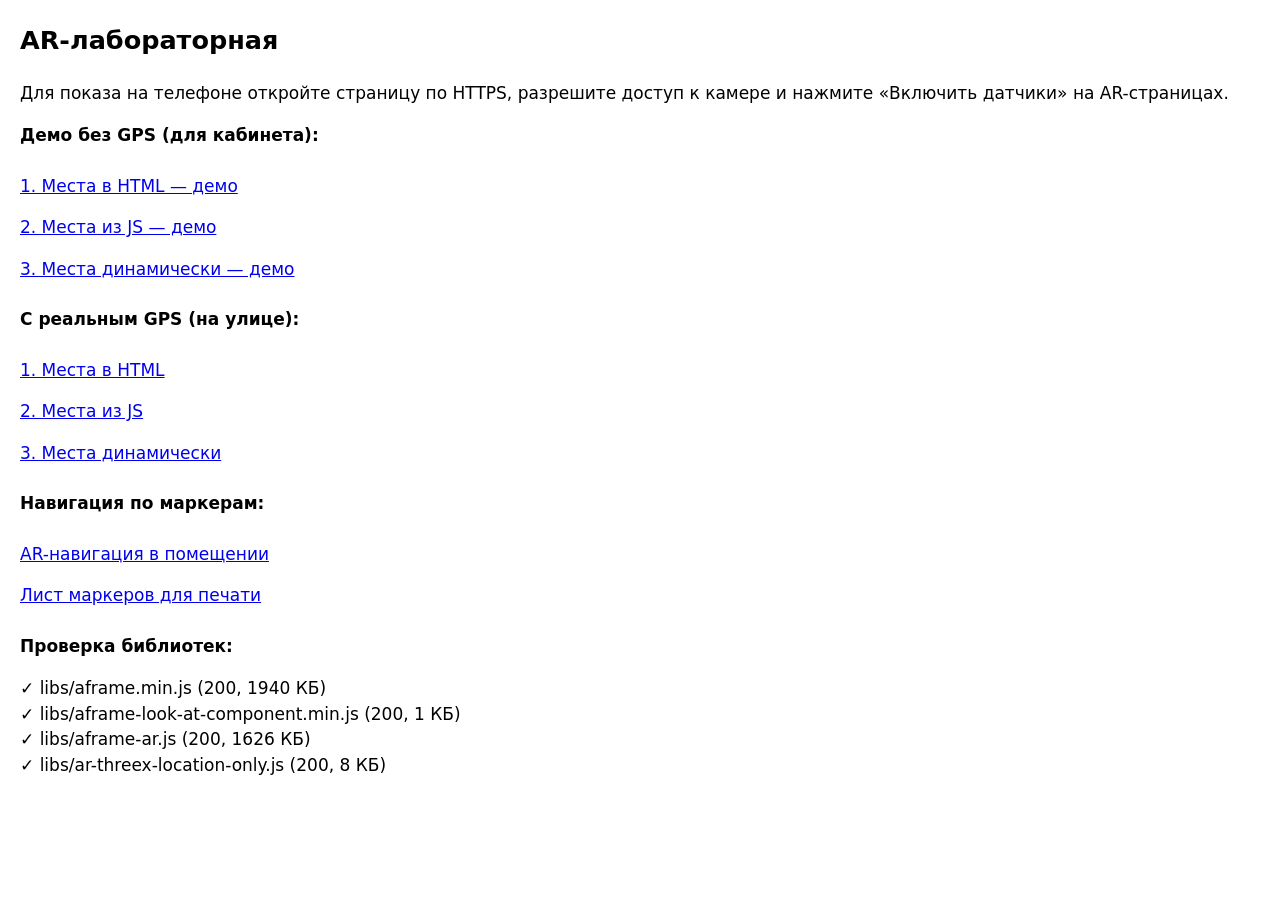
<file: index.html>
<!DOCTYPE html>
<html lang="ru"><head><meta charset="utf-8"><meta name="viewport" content="width=device-width, initial-scale=1">
<title>AR-лабораторная</title>
<style>body{font:17px/1.5 system-ui,sans-serif;margin:20px}a{display:block;padding:8px 0}li{list-style:none}ul{padding:0}</style></head>
<body>
<h2>AR-лабораторная</h2>
<p>Для показа на телефоне откройте страницу по HTTPS, разрешите доступ к камере и нажмите «Включить датчики» на AR-страницах.</p>
<p><b>Демо без GPS (для кабинета):</b></p>
<a href="part1/static-on-html/demo.html">1. Места в HTML — демо</a>
<a href="part1/static-places/demo.html">2. Места из JS — демо</a>
<a href="part1/dynamic-places/demo.html">3. Места динамически — демо</a>
<p><b>С реальным GPS (на улице):</b></p>
<a href="part1/static-on-html/">1. Места в HTML</a>
<a href="part1/static-places/">2. Места из JS</a>
<a href="part1/dynamic-places/">3. Места динамически</a>
<p><b>Навигация по маркерам:</b></p>
<a href="part2-indoor-nav/">AR-навигация в помещении</a>
<a href="part2-indoor-nav/markers.html">Лист маркеров для печати</a>
<p><b>Проверка библиотек:</b></p>
<ul id="l"></ul>
<script>
['libs/aframe.min.js','libs/aframe-look-at-component.min.js','libs/ar-threex-location-only.js','libs/aframe-ar.js'].forEach(async function (f) {
  var li = document.createElement('li');
  try { var r = await fetch(f, {cache: 'no-store'}); var t = await r.text();
        li.textContent = (r.ok && t.length > 1000 ? '✓ ' : '✗ ') + f + ' (' + r.status + ', ' + Math.round(t.length / 1024) + ' КБ)'; }
  catch (e) { li.textContent = '✗ ' + f + ' ' + e.message; }
  document.getElementById('l').appendChild(li);
});
</script>
</body></html>
</file>
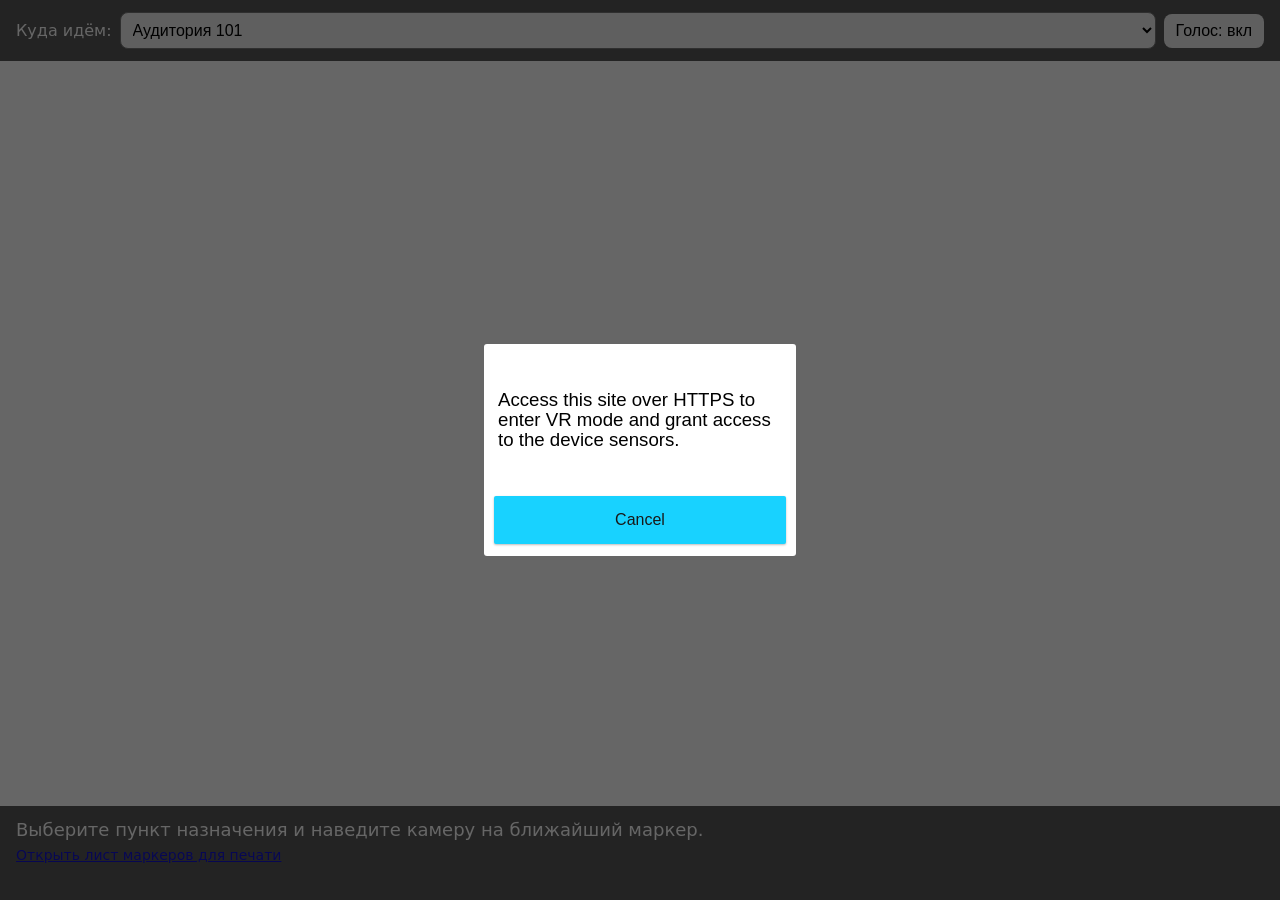
<file: part2-indoor-nav/index.html>
<!DOCTYPE html>
<html lang="ru">
<head>
<meta charset="utf-8">
<meta name="viewport" content="width=device-width, initial-scale=1">
<title>AR-навигация в помещении (маркерная)</title>
<script src="../libs/aframe.min.js?v=3"></script>
<script src="../libs/aframe-ar.js?v=3"></script>
<style>
  html, body { margin: 0; height: 100%; overflow: hidden; font-family: system-ui, sans-serif; }
  .panel { position: fixed; left: 0; right: 0; z-index: 10; padding: 12px 16px; color: #fff; background: rgba(0,0,0,.65); }
  #top { top: 0; display: flex; gap: 8px; align-items: center; }
  #top select { flex: 1; font-size: 16px; padding: 8px; border-radius: 8px; }
  #top button { font-size: 16px; padding: 8px 12px; border-radius: 8px; border: 0; }
  #bottom { bottom: 0; font-size: 18px; line-height: 1.35; min-height: 70px; }
  #bottom small { display: block; opacity: .8; font-size: 14px; margin-top: 4px; }
  #route { opacity: .85; font-size: 14px; }
</style>
</head>
<body>
<div id="top" class="panel">
  <label for="dest">Куда идём:</label>
  <select id="dest"></select>
  <button id="voice" aria-pressed="true">Голос: вкл</button>
</div>
<div id="bottom" class="panel">
  Выберите пункт назначения и наведите камеру на ближайший маркер.
  <small id="route"></small>
  <small><a href="markers.html">Открыть лист маркеров для печати</a></small>
</div>

<!-- Маркеры типа barcode 3x3, значения 1..5 (см. README: как их распечатать) -->
<a-scene vr-mode-ui="enabled: false" embedded
         arjs="sourceType: webcam; detectionMode: mono_and_matrix; matrixCodeType: 3x3; debugUIEnabled: false"
         renderer="antialias: true; alpha: true">
  <a-marker type="barcode" value="1" id="m1"><a-entity class="arrow" rotation="0 0 0"></a-entity></a-marker>
  <a-marker type="barcode" value="2" id="m2"><a-entity class="arrow" rotation="0 0 0"></a-entity></a-marker>
  <a-marker type="barcode" value="3" id="m3"><a-entity class="arrow" rotation="0 0 0"></a-entity></a-marker>
  <a-marker type="barcode" value="4" id="m4"><a-entity class="arrow" rotation="0 0 0"></a-entity></a-marker>
  <a-marker type="barcode" value="5" id="m5"><a-entity class="arrow" rotation="0 0 0"></a-entity></a-marker>
  <a-entity camera></a-entity>
</a-scene>

<script>
/* ===== Модель помещения (граф) =====
   Узел = маркер на стене/полу. Ребро хранит угол от "верха" маркера по часовой стрелке:
   0 = вперёд, 90 = направо, 180 = назад, 270 = налево.
   Маркер клеится так, чтобы его верх смотрел вдоль коридора "от входа". */
const NODES = {
  1: { name: 'Вход',          info: 'Главный вход в здание. Гардероб справа.' },
  2: { name: 'Холл',          info: 'Центральный холл. Отсюда ведут все коридоры.' },
  3: { name: 'Аудитория 101', info: 'Лекционная аудитория на 60 мест, проектор, доска.' },
  4: { name: 'Лаборатория',   info: 'Компьютерная лаборатория, 20 рабочих мест.' },
  5: { name: 'Столовая',      info: 'Работает с 9:00 до 17:00.' },
};
// from -> { to: угол }
const EDGES = {
  1: { 2: 0 },
  2: { 1: 180, 3: 270, 4: 90, 5: 0 },
  3: { 2: 90 },
  4: { 2: 270 },
  5: { 2: 180 },
};

/* ===== Поиск маршрута (BFS) ===== */
function findRoute(from, to) {
  if (from === to) return [from];
  const prev = { [from]: null }, queue = [from];
  while (queue.length) {
    const cur = queue.shift();
    for (const next of Object.keys(EDGES[cur] || {}).map(Number)) {
      if (next in prev) continue;
      prev[next] = cur;
      if (next === to) {
        const path = [to];
        while (prev[path[0]] !== null) path.unshift(prev[path[0]]);
        return path;
      }
      queue.push(next);
    }
  }
  return null;
}
function turnText(angle) {
  const a = ((angle % 360) + 360) % 360;
  if (a === 0) return 'идите прямо';
  if (a === 90) return 'поверните направо';
  if (a === 180) return 'развернитесь';
  if (a === 270) return 'поверните налево';
  return 'идите под углом ' + a + '°';
}

/* ===== Состояние ===== */
const destSel = document.getElementById('dest');
const bottom = document.getElementById('bottom');
const routeEl = document.getElementById('route');
let voiceOn = true, lastSpoken = '', lastNode = null;

Object.entries(NODES).forEach(([id, n]) => {
  const o = document.createElement('option'); o.value = id; o.textContent = n.name; destSel.appendChild(o);
});
destSel.value = '3';

/* ===== Аналитика (localStorage): сканы маркеров, выбор целей, тип пользователя ===== */
const stats = JSON.parse(localStorage.getItem('arnav-stats') || '{"scans":{},"dest":{},"reroutes":0}');
const save = () => { try { localStorage.setItem('arnav-stats', JSON.stringify(stats)); } catch (e) {} };
const bump = (obj, k) => { obj[k] = (obj[k] || 0) + 1; save(); };
window.arnavStats = () => console.table(stats); // посмотреть в консоли браузера

destSel.addEventListener('change', () => { bump(stats.dest, destSel.value); if (lastNode) onMarker(lastNode, true); });
document.getElementById('voice').addEventListener('click', e => {
  voiceOn = !voiceOn; e.target.textContent = 'Голос: ' + (voiceOn ? 'вкл' : 'выкл'); e.target.setAttribute('aria-pressed', voiceOn);
  if (!voiceOn) speechSynthesis.cancel();
});

function speak(text) {
  if (!voiceOn || !('speechSynthesis' in window) || text === lastSpoken) return;
  lastSpoken = text; speechSynthesis.cancel();
  const u = new SpeechSynthesisUtterance(text); u.lang = 'ru-RU'; speechSynthesis.speak(u);
}

/* ===== 3D-стрелка: конус, лежащий на плоскости маркера ===== */
function buildArrow(holder) {
  holder.innerHTML = '';
  const cone = document.createElement('a-cone');
  cone.setAttribute('radius-bottom', '0.35'); cone.setAttribute('height', '1');
  cone.setAttribute('rotation', '-90 0 0');          // конус смотрит на верх маркера (-Z)
  cone.setAttribute('position', '0 0.3 0'); cone.setAttribute('color', '#22c55e');
  const shaft = document.createElement('a-cylinder');
  shaft.setAttribute('radius', '0.12'); shaft.setAttribute('height', '1');
  shaft.setAttribute('rotation', '-90 0 0'); shaft.setAttribute('position', '0 0.3 1'); shaft.setAttribute('color', '#22c55e');
  holder.appendChild(cone); holder.appendChild(shaft);
}
function pointArrow(markerId, angle) {
  const holder = document.querySelector('#m' + markerId + ' .arrow');
  buildArrow(holder);
  holder.setAttribute('rotation', '0 ' + (-angle) + ' 0'); // по часовой стрелке при взгляде сверху
  holder.setAttribute('animation', 'property: position; dir: alternate; dur: 700; loop: true; from: 0 0 0.3; to: 0 0 -0.3; easing: easeInOutSine');
}
function clearArrow(markerId) { document.querySelector('#m' + markerId + ' .arrow').innerHTML = ''; }

/* ===== Реакция на найденный маркер ===== */
function onMarker(id, forced) {
  const dest = Number(destSel.value);
  if (!forced) { bump(stats.scans, id); }
  const here = NODES[id];
  let route = findRoute(id, dest);
  if (!route) { bottom.firstChild.textContent = 'Маршрут не найден'; return; }

  // перестроение: если пользователь не на прошлом маршруте
  if (!forced && lastNode && lastNode !== id && !window._route?.includes(id)) bump(stats, 'reroutes');
  window._route = route; lastNode = id;

  routeEl.textContent = 'Маршрут: ' + route.map(n => NODES[n].name).join(' → ');
  if (route.length === 1) {
    clearArrow(id);
    setText('Вы прибыли: ' + here.name, here.info);
    speak('Вы прибыли. ' + here.name);
    return;
  }
  const next = route[1], angle = EDGES[id][next];
  pointArrow(id, angle);
  const msg = here.name + ': ' + turnText(angle) + ', к «' + NODES[next].name + '»';
  setText(msg, here.info);
  speak(turnText(angle) + ', к ' + NODES[next].name);
}
function setText(main, info) {
  bottom.firstChild.textContent = main;
  let s = bottom.querySelector('small.info');
  if (!s) { s = document.createElement('small'); s.className = 'info'; bottom.insertBefore(s, routeEl); }
  s.textContent = info;
}

document.querySelectorAll('a-marker').forEach(m => {
  m.addEventListener('markerFound', () => onMarker(Number(m.getAttribute('value'))));
});
</script>
</body>
</html>
</file>
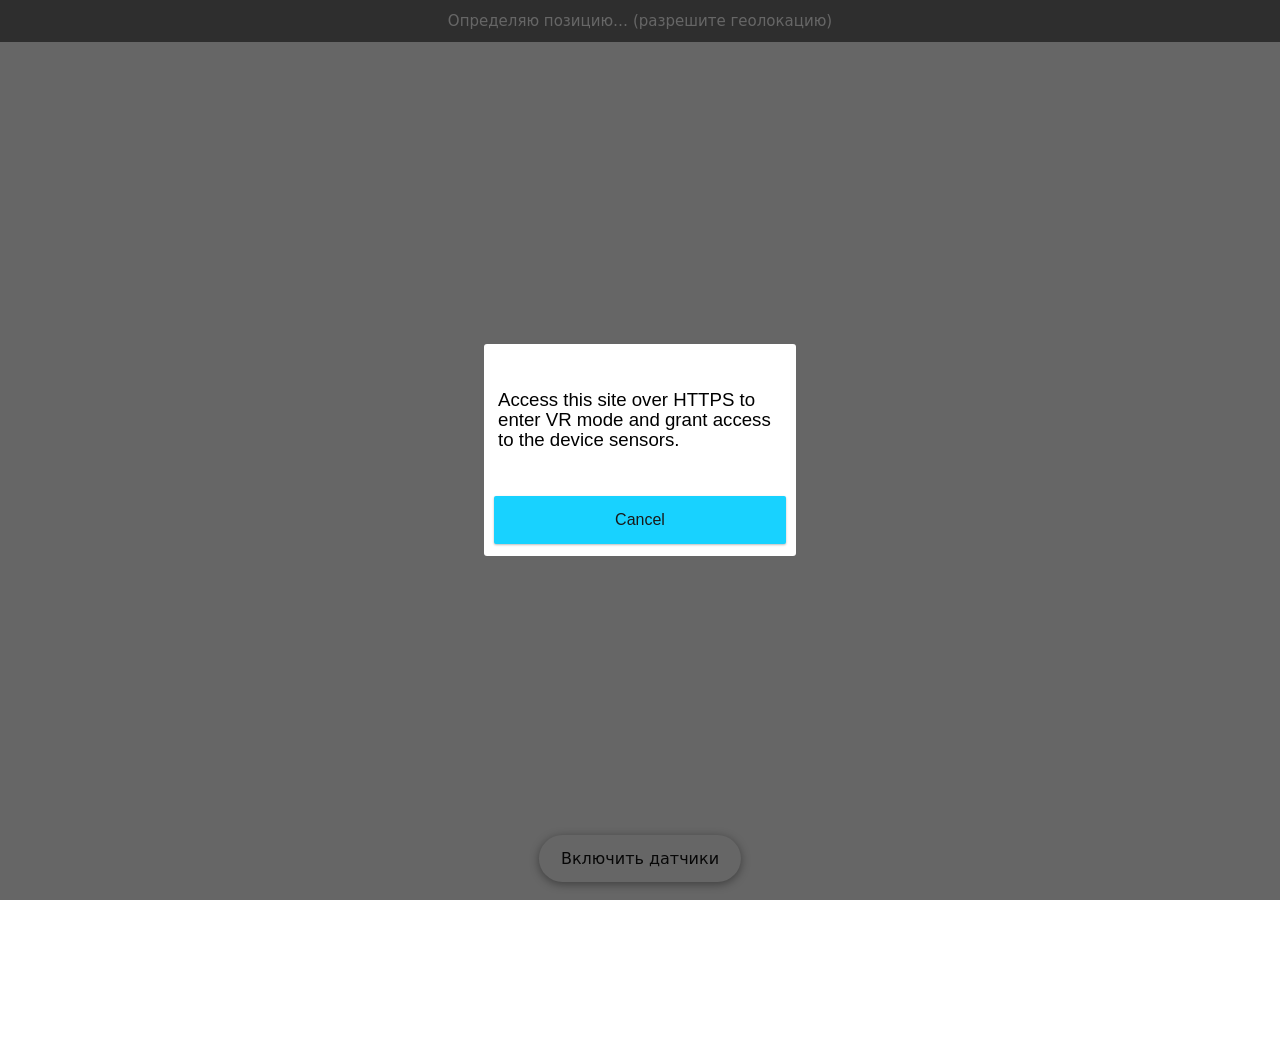
<file: part1/dynamic-places/index.html>
<!DOCTYPE html>
<html lang="ru">
<head>
<title>Location AR: места рядом (динамически)</title>
<meta charset="utf-8">
<meta name="viewport" content="width=device-width, initial-scale=1">
<script src="../../libs/aframe.min.js?v=3"></script>
<script src="../../libs/aframe-look-at-component.min.js?v=3"></script>
<script src="../../libs/ar-threex-location-only.js?v=3"></script>
<script src="../../libs/aframe-ar.js?v=3"></script>
<link rel="stylesheet" href="../../libs/ar-mobile-controls.css">
<script src="../../libs/ar-mobile-controls.js"></script>
<style>
  html, body { margin: 0; height: 100%; overflow: hidden; font-family: system-ui, sans-serif; }
  #status { position: fixed; top: 0; left: 0; right: 0; z-index: 10; padding: 12px 16px;
            text-align: center; color: #fff; background: rgba(0,0,0,.55); font-size: 15px; }
</style>
<script src="script.js"></script>
</head>
<body>
<div id="status">Определяю позицию…</div>
<button class="ar-sensor-button" type="button" data-ar-sensor-button>Включить датчики</button>
<!-- Не показывать объекты ближе 5 м: GPS рядом с камерой нестабилен. -->
<a-scene vr-mode-ui="enabled: false" embedded
         arjs="sourceType: webcam; videoTexture: true; debugUIEnabled: false"
         renderer="antialias: true; alpha: true">
  <a-camera look-controls-enabled="false" arjs-device-orientation-controls="smoothingFactor: 0.1" gps-new-camera="gpsMinDistance: 5; positionMinAccuracy: 1000"></a-camera>
</a-scene>
</body>
</html>
</file>
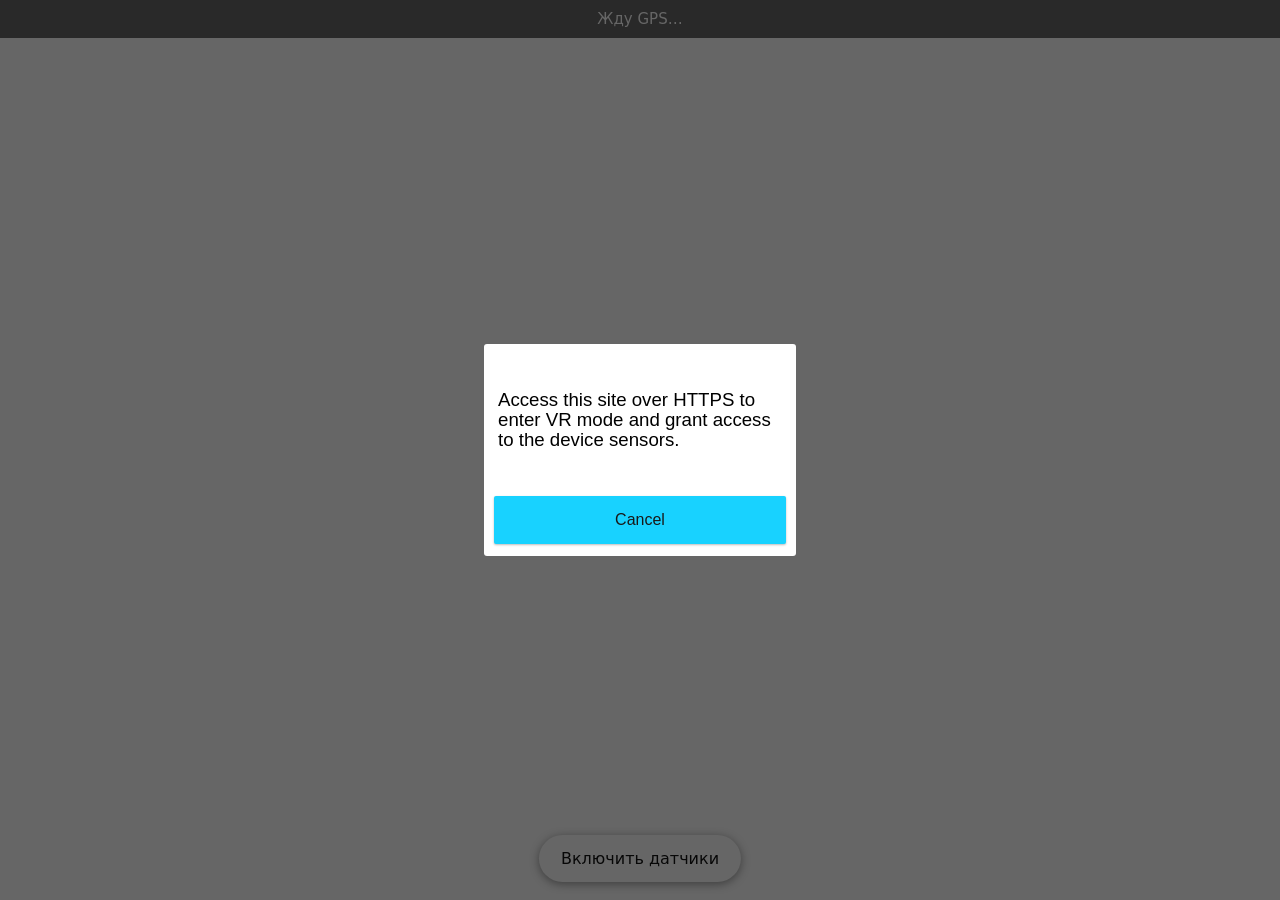
<file: part1/static-on-html/index.html>
<!DOCTYPE html>
<html lang="ru">
<head>
<title>Location AR: места только в HTML</title>
<meta charset="utf-8">
<meta name="viewport" content="width=device-width, initial-scale=1">
<script src="../../libs/aframe.min.js?v=3"></script>
<script src="../../libs/aframe-look-at-component.min.js?v=3"></script>
<script src="../../libs/ar-threex-location-only.js?v=3"></script>
<script src="../../libs/aframe-ar.js?v=3"></script>
<link rel="stylesheet" href="../../libs/ar-mobile-controls.css">
<script src="../../libs/ar-mobile-controls.js"></script>
</head>
<body style="margin:0;overflow:hidden">
<div id="info" style="position:fixed;top:0;left:0;right:0;z-index:10;padding:10px 14px;text-align:center;color:#fff;background:rgba(0,0,0,.6);font:15px system-ui,sans-serif">Загрузка…</div>
<script>
(function () {
  var info = document.getElementById('info');
  var say = function (t) { info.textContent = t; };
  // не загрузился какой-то скрипт
  window.addEventListener('error', function (e) {
    if (e.target && e.target.src) say('Не загрузился скрипт: ' + e.target.src.split('/').pop());
    else say('Ошибка: ' + e.message);
  }, true);
  window.addEventListener('load', function () {
    var ok = window.AFRAME && AFRAME.components['gps-new-camera'] && AFRAME.components['gps-new-entity-place'];
    if (!ok) return say('Компоненты AR.js не загрузились. Проверьте интернет и обновите страницу');
    say(window.DEMO_POS || document.title.indexOf('ДЕМО') === 0
        ? 'ДЕМО без GPS. Объект ~10 м на север: поворачивайтесь с телефоном'
        : 'Жду GPS…');
    var cam = document.querySelector('[gps-new-camera]');
    cam.addEventListener('gps-camera-update-position', function () { say('GPS получен. Ищите объект: смотрите по сторонам'); });
    setTimeout(function () { if (info.textContent === 'Жду GPS…') say('GPS не получен: откройте в Safari, включите геолокацию или используйте demo.html'); }, 20000);
  });
})();
</script>
<button class="ar-sensor-button" type="button" data-ar-sensor-button>Включить датчики</button>

<!-- ВАЖНО: замените latitude/longitude на координаты рядом с вами (https://www.latlong.net/) -->
<a-scene vr-mode-ui="enabled: false" embedded
         arjs="sourceType: webcam; videoTexture: true; debugUIEnabled: false"
         renderer="antialias: true; alpha: true">
  <a-camera look-controls-enabled="false" arjs-device-orientation-controls="smoothingFactor: 0.1" gps-new-camera="gpsMinDistance: 5; positionMinAccuracy: 1000"></a-camera>

  <!-- "Магнемайт" из примитивов: серое тело + красный и синий магниты + глаз -->
  <a-entity gps-new-entity-place="latitude: 41.892590; longitude: 12.489820" scale="5 5 5"
               animation="property: rotation; to: 0 360 0; dur: 6000; loop: true; easing: linear">
    <a-sphere radius="0.6" color="#9aa5b1" metalness="0.6"></a-sphere>
    <a-sphere radius="0.18" position="0 0 0.55" color="#ffffff"></a-sphere>
    <a-sphere radius="0.08" position="0 0 0.7" color="#111111"></a-sphere>
    <a-box width="0.35" height="0.35" depth="0.35" position="-0.85 0 0" color="#d62828"></a-box>
    <a-box width="0.35" height="0.35" depth="0.35" position="0.85 0 0" color="#1d4ed8"></a-box>
  </a-entity>
</a-scene>
</body>
</html>
</file>
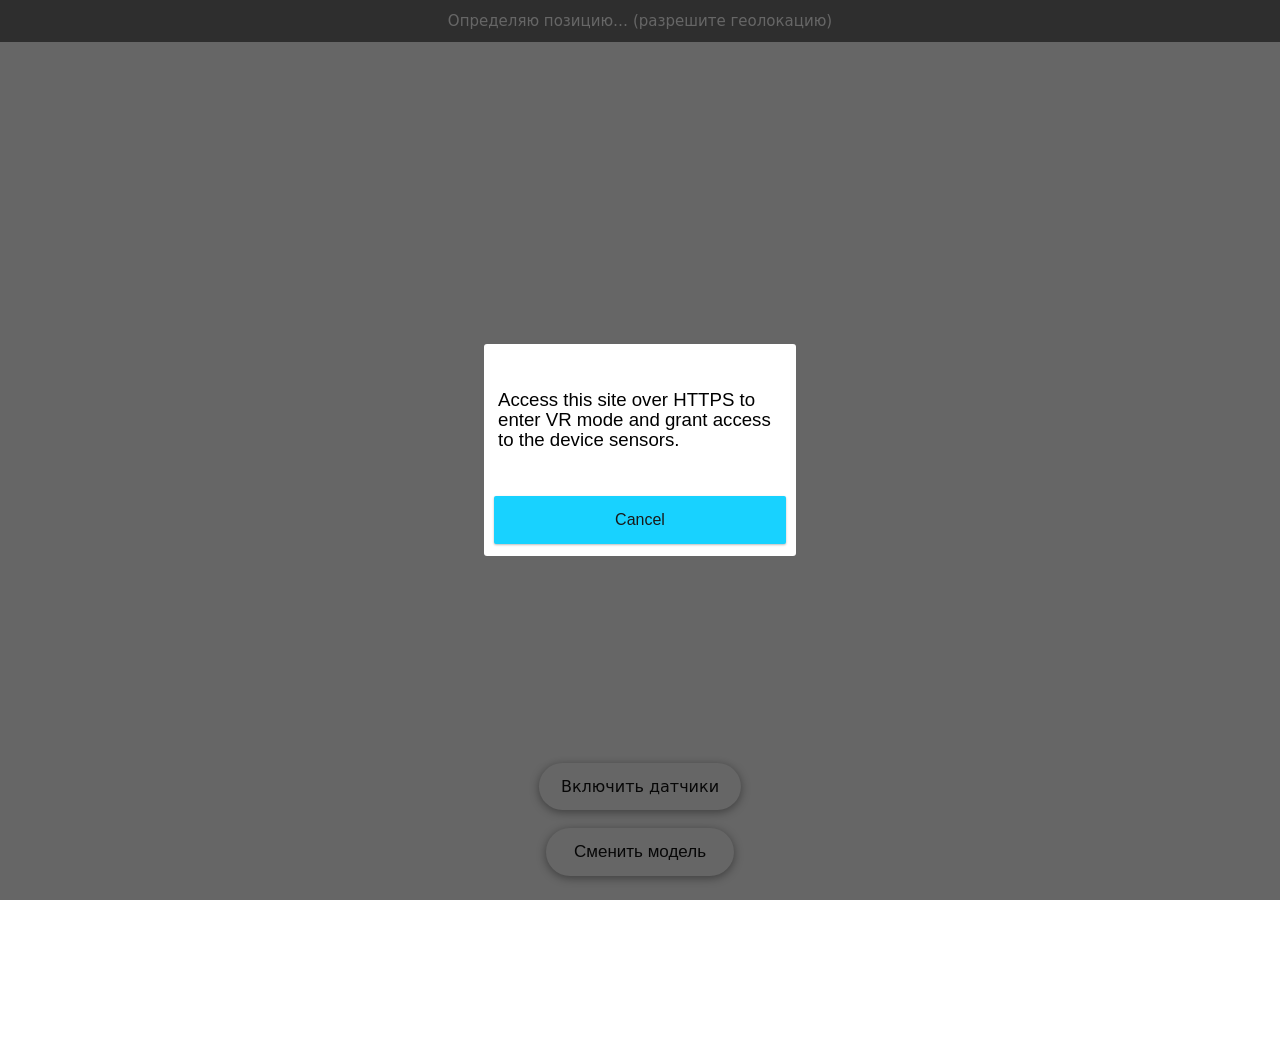
<file: part1/static-places/index.html>
<!DOCTYPE html>
<html lang="ru">
<head>
<title>Location AR: места из JavaScript</title>
<meta charset="utf-8">
<meta name="viewport" content="width=device-width, initial-scale=1">
<script src="../../libs/aframe.min.js?v=3"></script>
<script src="../../libs/aframe-look-at-component.min.js?v=3"></script>
<script src="../../libs/ar-threex-location-only.js?v=3"></script>
<script src="../../libs/aframe-ar.js?v=3"></script>
<link rel="stylesheet" href="../../libs/ar-mobile-controls.css">
<link rel="stylesheet" href="style.css">
<script src="../../libs/ar-mobile-controls.js"></script>
<script src="script.js"></script>
</head>
<body>
<div class="info" id="info">Определяю позицию…</div>
<a-scene vr-mode-ui="enabled: false" embedded
         arjs="sourceType: webcam; videoTexture: true; debugUIEnabled: false"
         renderer="antialias: true; alpha: true">
  <a-camera look-controls-enabled="false" arjs-device-orientation-controls="smoothingFactor: 0.1" gps-new-camera="gpsMinDistance: 5; positionMinAccuracy: 1000"></a-camera>
</a-scene>
<button class="switch" data-action="change-model">Сменить модель</button>
<button class="ar-sensor-button" type="button" data-ar-sensor-button style="bottom:calc(90px + env(safe-area-inset-bottom))">Включить датчики</button>
</body>
</html>
</file>
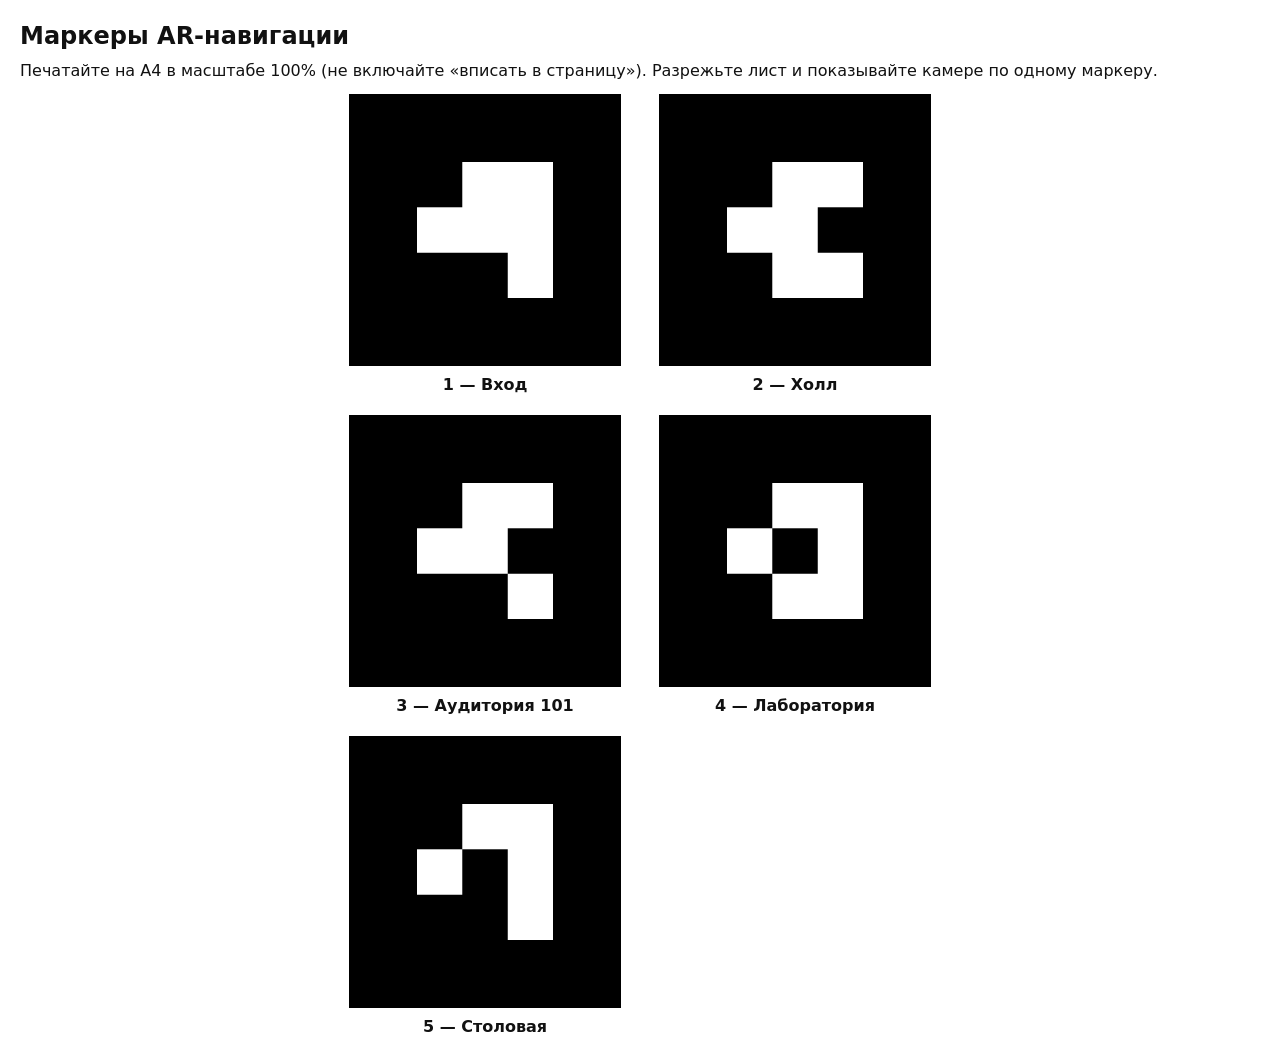
<file: part2-indoor-nav/markers.html>
<!DOCTYPE html>
<html lang="ru">
<head>
<meta charset="utf-8">
<meta name="viewport" content="width=device-width, initial-scale=1">
<title>Маркеры для AR-навигации</title>
<style>
  @page { size: A4 portrait; margin: 10mm; }
  * { box-sizing: border-box; }
  body { margin: 20px; color: #111; font: 16px/1.4 system-ui, sans-serif; }
  h1 { margin: 0 0 6px; font-size: 24px; }
  p { margin: 0 0 12px; }
  .sheet { display: grid; grid-template-columns: repeat(2, 72mm); justify-content: center; gap: 5mm 10mm; }
  figure { margin: 0; break-inside: avoid; text-align: center; }
  img { display: block; width: 72mm; height: 72mm; margin: 0 auto; }
  figcaption { margin-top: 2mm; font-weight: 700; }
  @media print {
    body { margin: 0; }
    h1 { font-size: 14pt; }
    p { margin-bottom: 4mm; font-size: 9pt; }
    .sheet { gap: 4mm 10mm; }
    figcaption { margin-top: 1mm; font-size: 9pt; }
  }
  @media screen and (max-width: 520px) {
    body { margin: 14px; }
    .sheet { grid-template-columns: minmax(0, 72mm); }
  }
</style>
</head>
<body>
<h1>Маркеры AR-навигации</h1>
<p>Печатайте на A4 в масштабе 100% (не включайте «вписать в страницу»). Разрежьте лист и показывайте камере по одному маркеру.</p>
<div class="sheet">
  <figure><img src="markers/marker-1.png" alt="AR-маркер 1"><figcaption>1 — Вход</figcaption></figure>
  <figure><img src="markers/marker-2.png" alt="AR-маркер 2"><figcaption>2 — Холл</figcaption></figure>
  <figure><img src="markers/marker-3.png" alt="AR-маркер 3"><figcaption>3 — Аудитория 101</figcaption></figure>
  <figure><img src="markers/marker-4.png" alt="AR-маркер 4"><figcaption>4 — Лаборатория</figcaption></figure>
  <figure><img src="markers/marker-5.png" alt="AR-маркер 5"><figcaption>5 — Столовая</figcaption></figure>
</div>
</body>
</html>
</file>
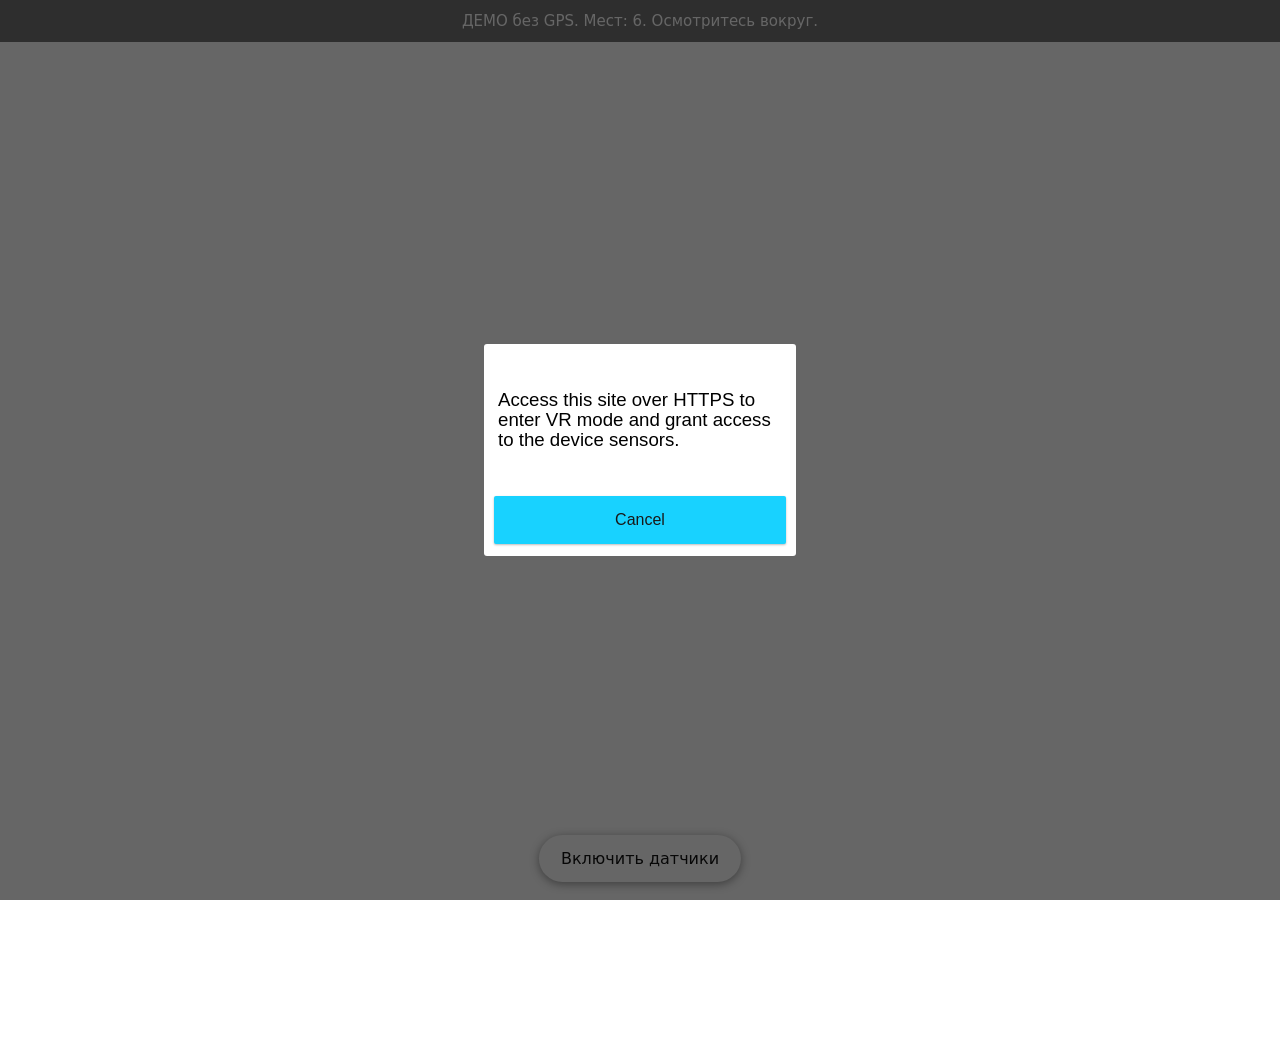
<file: part1/dynamic-places/demo.html>
<!DOCTYPE html>
<html lang="ru">
<head>
<title>ДЕМО без GPS: Location AR: места рядом (динамически)</title>
<meta charset="utf-8">
<meta name="viewport" content="width=device-width, initial-scale=1">
<script src="../../libs/aframe.min.js?v=3"></script>
<script src="../../libs/aframe-look-at-component.min.js?v=3"></script>
<script src="../../libs/ar-threex-location-only.js?v=3"></script>
<script src="../../libs/aframe-ar.js?v=3"></script>
<link rel="stylesheet" href="../../libs/ar-mobile-controls.css">
<script src="../../libs/ar-mobile-controls.js"></script>
<style>
  html, body { margin: 0; height: 100%; overflow: hidden; font-family: system-ui, sans-serif; }
  #status { position: fixed; top: 0; left: 0; right: 0; z-index: 10; padding: 12px 16px;
            text-align: center; color: #fff; background: rgba(0,0,0,.55); font-size: 15px; }
</style>
<script>window.DEMO_POS = { latitude: 51.049, longitude: -0.723 };</script>
<script src="script.js"></script>
</head>
<body>
<div id="status">Определяю позицию…</div>
<button class="ar-sensor-button" type="button" data-ar-sensor-button>Включить датчики</button>
<!-- Не показывать объекты ближе 5 м: GPS рядом с камерой нестабилен. -->
<a-scene vr-mode-ui="enabled: false" embedded
         arjs="sourceType: webcam; videoTexture: true; debugUIEnabled: false"
         renderer="antialias: true; alpha: true">
  <a-camera look-controls-enabled="false" arjs-device-orientation-controls="smoothingFactor: 0.1" gps-new-camera="gpsMinDistance: 5; simulateLatitude: 51.049; simulateLongitude: -0.723"></a-camera>
</a-scene>
</body>
</html>
</file>
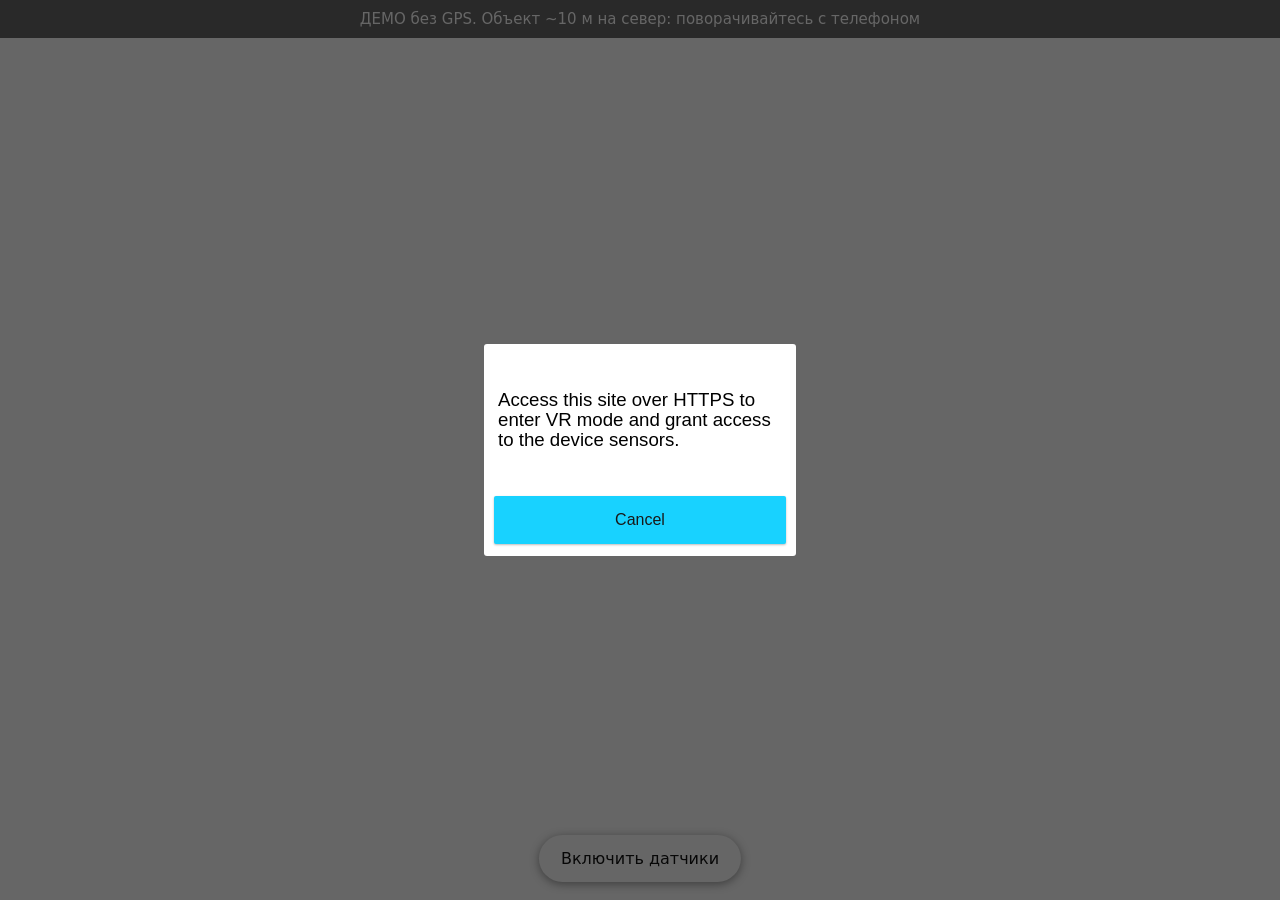
<file: part1/static-on-html/demo.html>
<!DOCTYPE html>
<html lang="ru">
<head>
<title>ДЕМО без GPS: Location AR: места только в HTML</title>
<meta charset="utf-8">
<meta name="viewport" content="width=device-width, initial-scale=1">
<script src="../../libs/aframe.min.js?v=3"></script>
<script src="../../libs/aframe-look-at-component.min.js?v=3"></script>
<script src="../../libs/ar-threex-location-only.js?v=3"></script>
<script src="../../libs/aframe-ar.js?v=3"></script>
<link rel="stylesheet" href="../../libs/ar-mobile-controls.css">
<script src="../../libs/ar-mobile-controls.js"></script>
</head>
<body style="margin:0;overflow:hidden">
<div id="info" style="position:fixed;top:0;left:0;right:0;z-index:10;padding:10px 14px;text-align:center;color:#fff;background:rgba(0,0,0,.6);font:15px system-ui,sans-serif">Загрузка…</div>
<script>
(function () {
  var info = document.getElementById('info');
  var say = function (t) { info.textContent = t; };
  // не загрузился какой-то скрипт
  window.addEventListener('error', function (e) {
    if (e.target && e.target.src) say('Не загрузился скрипт: ' + e.target.src.split('/').pop());
    else say('Ошибка: ' + e.message);
  }, true);
  window.addEventListener('load', function () {
    var ok = window.AFRAME && AFRAME.components['gps-new-camera'] && AFRAME.components['gps-new-entity-place'];
    if (!ok) return say('Компоненты AR.js не загрузились. Проверьте интернет и обновите страницу');
    say(window.DEMO_POS || document.title.indexOf('ДЕМО') === 0
        ? 'ДЕМО без GPS. Объект ~10 м на север: поворачивайтесь с телефоном'
        : 'Жду GPS…');
    var cam = document.querySelector('[gps-new-camera]');
    cam.addEventListener('gps-camera-update-position', function () { say('GPS получен. Ищите объект: смотрите по сторонам'); });
    setTimeout(function () { if (info.textContent === 'Жду GPS…') say('GPS не получен: откройте в Safari, включите геолокацию или используйте demo.html'); }, 20000);
  });
})();
</script>
<button class="ar-sensor-button" type="button" data-ar-sensor-button>Включить датчики</button>

<!-- ВАЖНО: замените latitude/longitude на координаты рядом с вами (https://www.latlong.net/) -->
<a-scene vr-mode-ui="enabled: false" embedded
         arjs="sourceType: webcam; videoTexture: true; debugUIEnabled: false"
         renderer="antialias: true; alpha: true">
  <a-camera look-controls-enabled="false" arjs-device-orientation-controls="smoothingFactor: 0.1" gps-new-camera="gpsMinDistance: 5; simulateLatitude: 51.049; simulateLongitude: -0.723"></a-camera>

  <!-- "Магнемайт" из примитивов: серое тело + красный и синий магниты + глаз -->
  <a-entity gps-new-entity-place="latitude: 51.04909; longitude: -0.723" scale="5 5 5"
               animation="property: rotation; to: 0 360 0; dur: 6000; loop: true; easing: linear">
    <a-sphere radius="0.6" color="#9aa5b1" metalness="0.6"></a-sphere>
    <a-sphere radius="0.18" position="0 0 0.55" color="#ffffff"></a-sphere>
    <a-sphere radius="0.08" position="0 0 0.7" color="#111111"></a-sphere>
    <a-box width="0.35" height="0.35" depth="0.35" position="-0.85 0 0" color="#d62828"></a-box>
    <a-box width="0.35" height="0.35" depth="0.35" position="0.85 0 0" color="#1d4ed8"></a-box>
  </a-entity>
</a-scene>
</body>
</html>
</file>
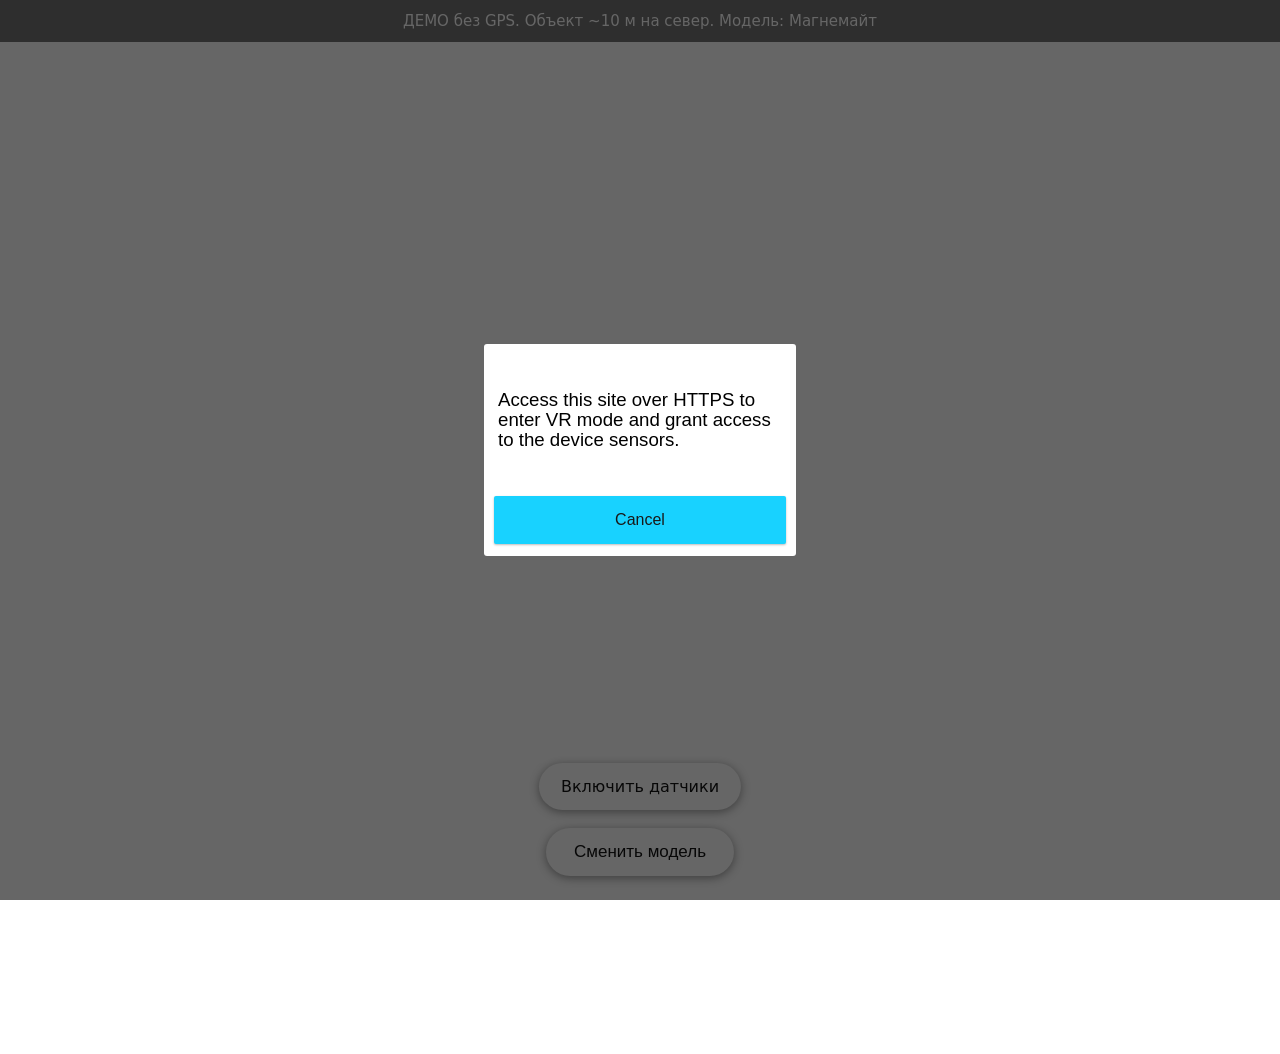
<file: part1/static-places/demo.html>
<!DOCTYPE html>
<html lang="ru">
<head>
<title>ДЕМО без GPS: Location AR: места из JavaScript</title>
<meta charset="utf-8">
<meta name="viewport" content="width=device-width, initial-scale=1">
<script src="../../libs/aframe.min.js?v=3"></script>
<script src="../../libs/aframe-look-at-component.min.js?v=3"></script>
<script src="../../libs/ar-threex-location-only.js?v=3"></script>
<script src="../../libs/aframe-ar.js?v=3"></script>
<link rel="stylesheet" href="../../libs/ar-mobile-controls.css">
<link rel="stylesheet" href="style.css">
<script src="../../libs/ar-mobile-controls.js"></script>
<script>window.DEMO_POS = { latitude: 51.049, longitude: -0.723 };</script>
<script src="script.js"></script>
</head>
<body>
<div class="info" id="info">Определяю позицию…</div>
<a-scene vr-mode-ui="enabled: false" embedded
         arjs="sourceType: webcam; videoTexture: true; debugUIEnabled: false"
         renderer="antialias: true; alpha: true">
  <a-camera look-controls-enabled="false" arjs-device-orientation-controls="smoothingFactor: 0.1" gps-new-camera="gpsMinDistance: 5; simulateLatitude: 51.049; simulateLongitude: -0.723"></a-camera>
</a-scene>
<button class="switch" data-action="change-model">Сменить модель</button>
<button class="ar-sensor-button" type="button" data-ar-sensor-button style="bottom:calc(90px + env(safe-area-inset-bottom))">Включить датчики</button>
</body>
</html>
</file>
<file: libs/ar-mobile-controls.css>
.ar-sensor-button {
  position: fixed;
  left: 50%;
  bottom: calc(18px + env(safe-area-inset-bottom));
  z-index: 20;
  transform: translateX(-50%);
  padding: 14px 22px;
  border: 0;
  border-radius: 999px;
  background: #fff;
  color: #111;
  box-shadow: 0 2px 10px rgba(0, 0, 0, .4);
  font: 16px system-ui, sans-serif;
  touch-action: manipulation;
}

.ar-sensor-button:disabled {
  opacity: .7;
}
</file>
<file: part1/static-places/style.css>
html, body { margin: 0; height: 100%; overflow: hidden; font-family: system-ui, sans-serif; }
.info {
  position: fixed; top: 0; left: 0; right: 0; z-index: 10;
  padding: 12px 16px; text-align: center; color: #fff;
  background: rgba(0, 0, 0, .55); font-size: 15px;
}
.switch {
  position: fixed; left: 50%; bottom: 24px; transform: translateX(-50%); z-index: 10;
  padding: 14px 28px; font-size: 17px; border: 0; border-radius: 999px;
  background: #fff; color: #111; box-shadow: 0 2px 10px rgba(0,0,0,.4);
}
.switch:active { transform: translateX(-50%) scale(.97); }
</file>
